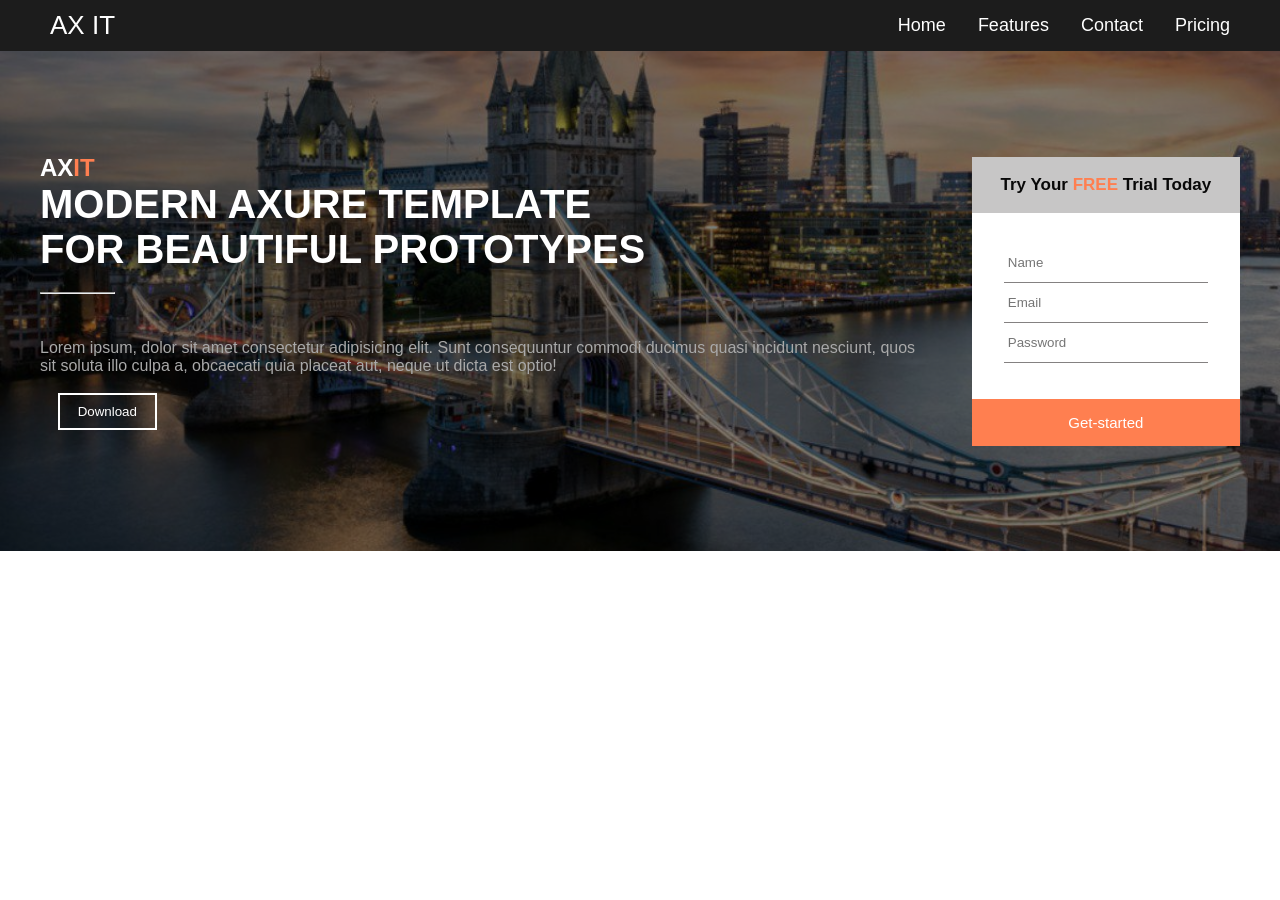
<file: Session 5 task/index.html>
<!DOCTYPE html>
<html lang="en">
<head>
    <meta charset="UTF-8">
    <meta name="viewport" content="width=device-width, initial-scale=1.0">
    <title>AXIT Website</title>
    <link rel="stylesheet" href="style.css">
</head>
<body>

    <nav class="navbar">
        <a href="#" class="nav-logo">AX <span>IT</span></a>
        <ul class="nav-Links">
            <li><a href="#">Home</a></li>
            <li><a href="#">Features</a></li>
            <li><a href="#">Contact</a></li>
            <li><a href="#">Pricing</a></li>
        </ul>
        </nav>

        <section class="main-div">
            <div class="overlay">
                <div class="container">
                    <div class="main-div-text">
                        <h1 class="logo">AX<span>IT</span></h1>
                        <h2>MODERN AXURE TEMPLATE <br> FOR BEAUTIFUL PROTOTYPES</h2>
                        <hr>
                        <p class="paragraph">Lorem ipsum, dolor sit amet consectetur adipisicing elit. Sunt consequuntur commodi ducimus quasi incidunt nesciunt, quos sit soluta illo culpa a, obcaecati quia placeat aut, neque ut dicta est optio!</p>
                        <button class="btn-transparent">Download</button>
                    </div>


                    <header class="trial">
                    <form class="trial-card">
                    <h2 class="trial-card-title"> Try Your <span>FREE</span> Trial Today</h2>
                       
                        <div class="trial-card-inputs">
                            <input type="text" name="userName" placeholder="Name" required>
                            <input type="email" name="email" placeholder="Email" required>
                            <input type="password" name="password" placeholder="Password" required>
                        </div>

                        <button class="trial-card-button">Get-started</button>
                    </form>
                    </header>
            </div>
        </section>

        <!-- <section>
        <div class="card-container">
            <div class="contact-card">
                <img src="images/LONDON-SIGHTSEEING-FEATURE-compressed.jpg" alt="" class="position-img">
                <a href="" class="contact-card-link">Leader</a>
                <div class="card-body">
                    <h1>Omar Khaled</h1>
                    <h2>Team Leader</h2>
                    
                </div>
            </div>
    
        </section> -->
           
</body>
</html>
</file>
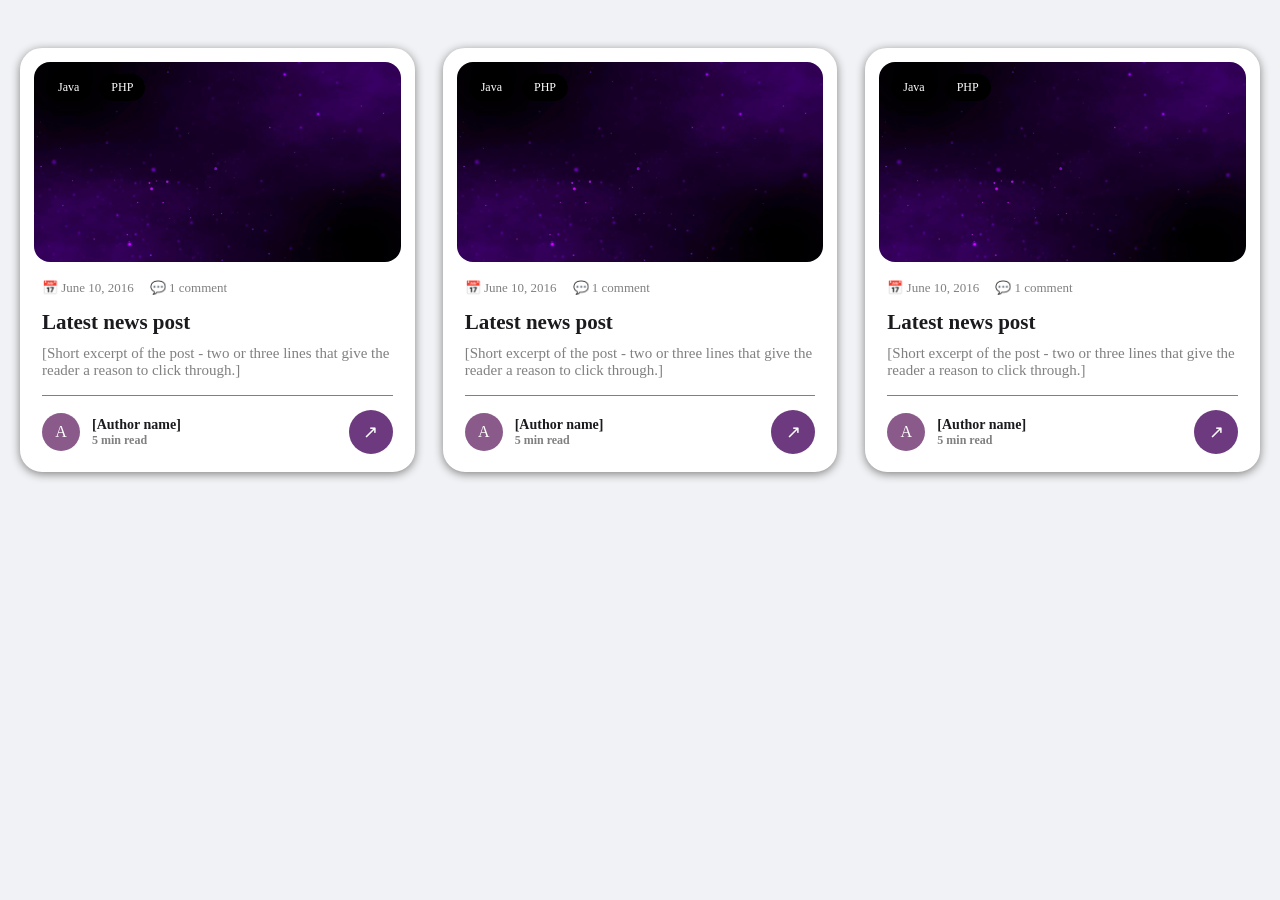
<file: Session 7 task/index.html>
<!DOCTYPE html>
<html lang="en">
<head>
  <meta charset="UTF-8">
  <meta name="viewport" content="width=device-width, initial-scale=1">
  <title>cards</title>
  <link rel="stylesheet" href="css/style.css">
</head>
<body>

  <section class="cards">

    <!-- first card -->
    <div class="card">
      <div class="body">
        <div class="overlay">
            <a href="" class="read-more">Read more →</a>
        </div>
      <img src="images/purple-shiny-space-particle-powder-looping-flow-animation-for-abstract-art-fantasy-presentation-motion-silver-background-free-video.jpg" alt="">

        <div class="tags">
          <span class="tag">Java</span>
          <span class="tag">PHP</span>
        </div>
      </div>


      <div class="content">
        <span>📅 June 10, 2016</span>
        <span>💬 1 comment</span>
      </div>
      <h3 class="title">Latest news post</h3>
      <p class="paragraph">[Short excerpt of the post - two or three lines that give the reader a reason to click through.]</p>

      <div class="footer">
        <div class="author">
          <div class="icon">A</div>
          <div>
            <h4>[Author name]</h4>
            <h5>5 min read</h5>
          </div>
        </div>
        <a href="#" class="arrow">↗</a>
      </div>
    </div>

       <!-- second card -->
    <div class="card">
      <div class="body">
        <div class="overlay">
            <a href="" class="read-more">Read more →</a>
        </div>
      <img src="images/purple-shiny-space-particle-powder-looping-flow-animation-for-abstract-art-fantasy-presentation-motion-silver-background-free-video.jpg" alt="">

        <div class="tags">
          <span class="tag">Java</span>
          <span class="tag">PHP</span>
        </div>
      </div>

      <div class="content">
        <span>📅 June 10, 2016</span>
        <span>💬 1 comment</span>
      </div>
      <h3 class="title">Latest news post</h3>
      <p class="paragraph">[Short excerpt of the post - two or three lines that give the reader a reason to click through.]</p>

      <div class="footer">
        <div class="author">
          <div class="icon">A</div>
          <div>
            <h4>[Author name]</h4>
            <h5>5 min read</h5>
          </div>
        </div>
        <a href="#" class="arrow">↗</a>
      </div>
    </div>

       <!-- third card -->
    <div class="card">
      <div class="body">
        <div class="overlay">
            <a href="" class="read-more">Read more →</a>
        </div>
      <img src="images/purple-shiny-space-particle-powder-looping-flow-animation-for-abstract-art-fantasy-presentation-motion-silver-background-free-video.jpg" alt="">

        <div class="tags">
          <span class="tag">Java</span>
          <span class="tag">PHP</span>
        </div>


      </div>

      <div class="content">
        <span>📅 June 10, 2016</span>
        <span>💬 1 comment</span>
      </div>
      <h3 class="title">Latest news post</h3>
      <p class="paragraph">[Short excerpt of the post - two or three lines that give the reader a reason to click through.]</p>

      <div class="footer">
        <div class="author">
          <div class="icon">A</div>
          <div>
            <h4>[Author name]</h4>
            <h5>5 min read</h5>
          </div>
        </div>
        <a href="#" class="arrow">↗</a>
      </div>
    </div>
  </section>

</body>
</html>
</file>
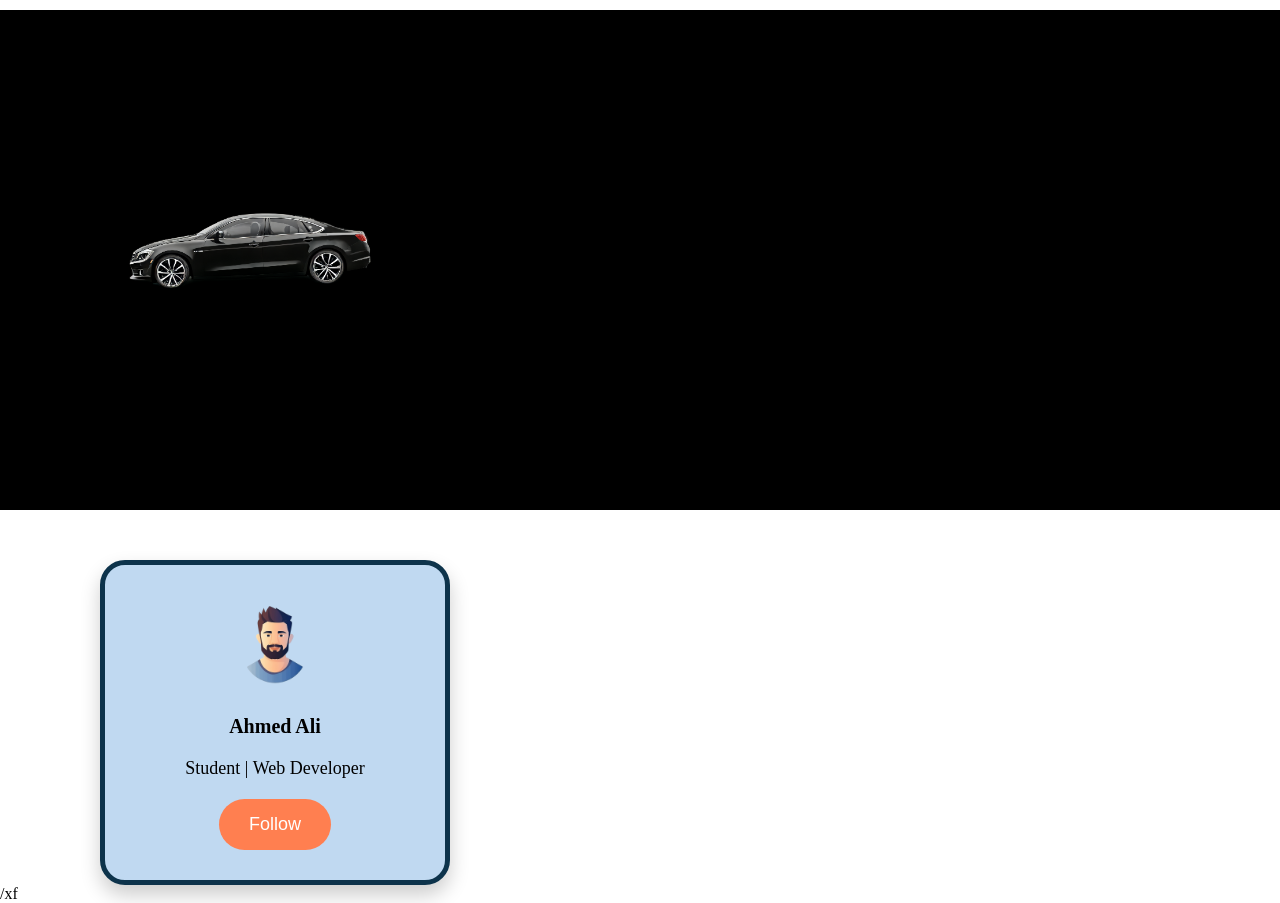
<file: session 9 task/index.html>
<!DOCTYPE html>
<html lang="en">
<head>
    <meta charset="UTF-8">
    <meta name="viewport" content="width=device-width, initial-scale=1.0">
    <title>moving car animation</title>
    <link rel="stylesheet" href="css/style.css">
</head>
<body>
    <div class="road">
        <div class="car">
            <img src="assets/—Pngtree—a realistic black car_19750690.png" alt="">
        </div>
    </div>


    <div class="profile-card">
        <div class="profile-img">
            <img src="assets/—Pngtree—user profile avatar_13369988.png" alt="">
        </div>

        <h2>Ahmed Ali</h2>
        <p>Student | Web Developer</p>

        <button class="profile-btn"> Follow</button>
    </div>


</body>
</html>/xf
</file>
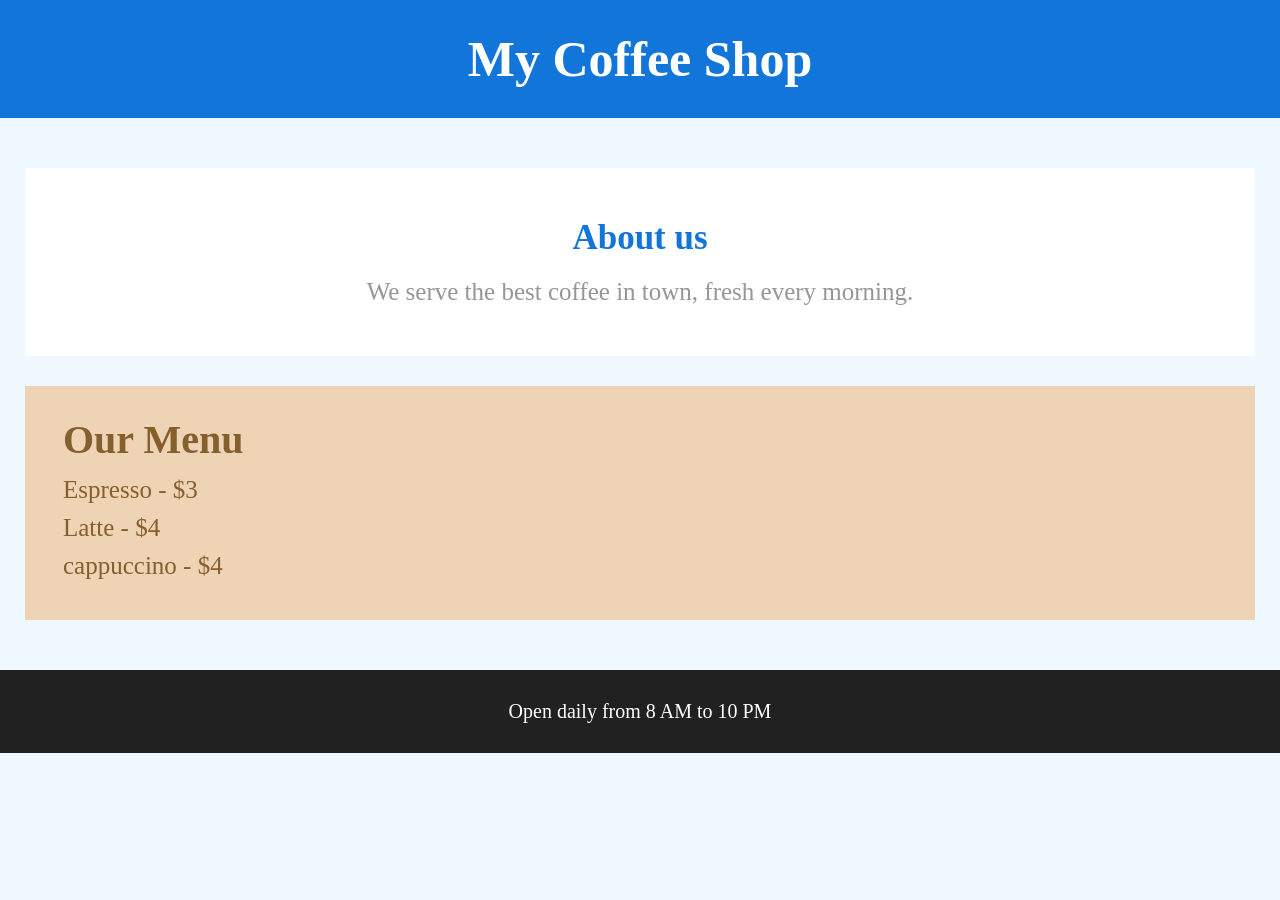
<file: Session 3 task/Coffee Shop/index.html>
<!DOCTYPE html>
<html lang="en">
<head>
    <meta charset="UTF-8">
    <meta name="viewport" content="width=device-width, initial-scale=1.0">
    <title>Coffee Shop</title>
    <link rel="stylesheet" href="style.css">
</head>
<body>
    <header>
        <h1>My Coffee Shop</h1>
    </header>

    <main>
        <section class="about">
            <h2>About us</h2>
            <p>We serve the best coffee in town, fresh every morning.</p>
        </section>
        
        <section class="menu">
            <h3>Our Menu</h3>
            <p>Espresso - $3</p>
            <p>Latte - $4</p>
            <p>cappuccino - $4</p>
        </section>
    </main>

        <footer>
            <p>Open daily from 8 AM to 10 PM</p>
        </footer>
   
</body>
</html>
</file>
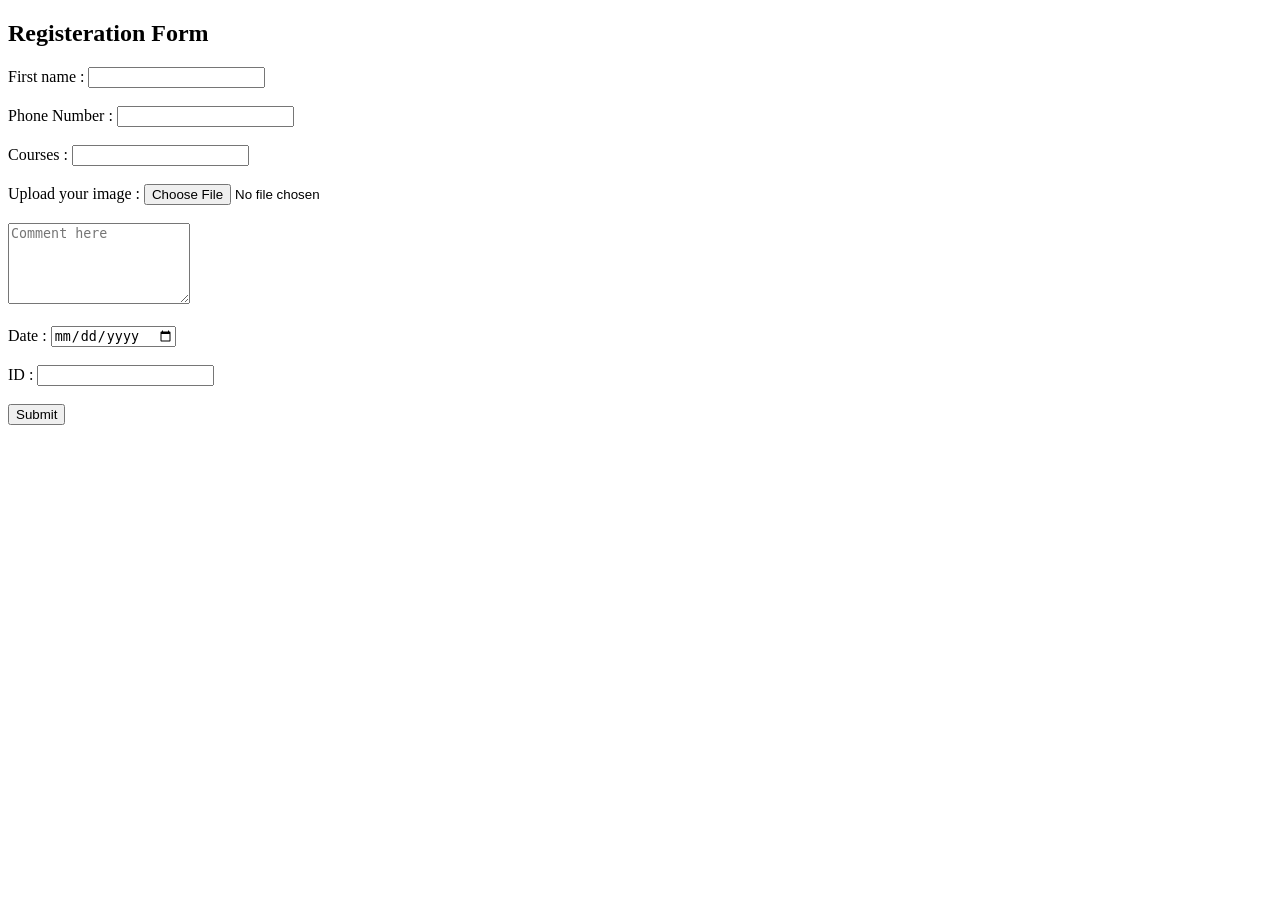
<file: Session 2 task/Registeration.html>
<!DOCTYPE html>
<html lang="en">
<head>
    <meta charset="UTF-8">
    <meta name="viewport" content="width=device-width, initial-scale=1.0">
    <title>Document</title>
</head>
<body>
    <form>

        <h2>Registeration Form</h2>
        <!--Firstname-->
        <div>
            <label for="firstname">First name :</label>
            <input type="text" pattern="[A-Za-z]+" required name="firstName" >
        </div>
        <br>

        <!--PhoneNumber-->
        <div>
            <label for="phone">Phone Number :</label>
            <input type="tel" pattern="01[012][0-9]{8}" maxlength="11" name="phoneNumber" required>
        </div>
        <br>

        <!--Courses-->
        <div>
            <label>Courses :</label>
             <input list="coursesList" name="courses">
            <datalist id="coursesList">
                <option value="Frontend"></option>
                <option value="Backend"></option>
                <option value="Mobileapp"></option>
            </datalist>
        </div>
        <br>

        <!--Image-->
        <div>
            <label>Upload your image :</label>
            <input type="file" name="image" accept=".png">
        </div>
        <br>

        <!--Comment-->
        <div>
            <textarea name="CommentHere" rows="5" cols="20" placeholder="Comment here" minlength="20" maxlength="100"></textarea>
        </div>
        <br>

        <!--Date-->
        <div>
            <label>Date :</label>
            <input type="date" name="date" required>
        </div>
        <br>

        <!--ID-->
        <div>
            <label>ID :</label>
            <input type="number" name="id" >
        </div>
        <br>

        <!--submit button-->
        <div>
            <button type="submit">Submit</button>
        </div>


    </form>
</body>
</html>
</file>
<file: Session 5 task/style.css>
* {
    margin: 0;
    padding: 0;
    font-family: sans-serif;
    box-sizing: border-box;
}

body{
    color: rgb(0, 0, 0);
}

a{
    text-decoration: none;
}

.navbar{
    display: flex;
    justify-content: space-between;
    align-items: center;
    padding: 10px 50px;
    background: #1c1c1c
}

.nav-logo{
    font-size: 26px;
    color: white;
}
.nav-Links{
    display: flex;
    gap: 32px;
    list-style: none;
}
.nav-Links a{
    color: white;
    font-size: 18px;
}

.main-div{
    background: url("images/LONDON-SIGHTSEEING-FEATURE-compressed.jpg") center / cover no-repeat;
}

.overlay{
    background: rgba(0, 0, 0, 0.5);
    min-height: 500px;
    display: flex;
    align-items: center;
}
.container{
    width: 100%;
    margin: 0 auto;
    padding: 60px 40px;
    display: flex;
    justify-content: space-between;
    align-items: center;
    gap:40px;
    color: white;

}

.header{
    margin-bottom: 20px;
}

.main-div-text h2{
    font-size: 40px;
}

.main-div span{
    color: coral;
}

.main-div-text hr{
    width: 75px;
    margin-bottom: 45px;
    margin-top: 20px;
}

.paragraph{
    color: darkgray;
}
.btn-transparent {
    background: transparent;
    color: white;
    border: 2px solid white;
    padding: 1% 2%;
    margin: 2% 2%;
    display: block;
}

.trial-card{
    width: 100%;
    max-width: 420px;
    background: white;
    border-radius: 4px;
}

.trial-card-title{
    margin: 0;
    padding: 18px 20px;
    text-align: center;
    color: rgb(8, 8, 8);
    font-size: 17px;
    background-color: rgb(199, 198, 198);
}
.trial-card-title span{
    color: coral;
}

.trial-card-inputs{
    padding: 30px 32px 36px;
    gap: 30px;
}

.trial-card-inputs input{
    padding: 12px 4px;
    width: 100%;
    background: transparent;
    border: 0;
    border-bottom: 1px solid rgb(132, 129, 129);
    outline: none;
}

.trial-card-button{
    display: block;
    width: 100%;
    padding: 15px;
    background-color: coral;
    color: white;
    font-size: 15px;
    border: none;

}

.contact-card{
    width: 30%;
    display: inline-block;
    background-color: white;
    position: relative;
}

.card-container {
    width: 80%;
    margin: auto;
    padding: 20% 30%;
}

.w-100{
    width: 100%;
}
.card-body{
    padding: 3%;
}

.contact-card-link{
    position: absolute;
    color: rgb(0, 0, 0);
    background: rgb(173, 90, 21);
    margin-top: 6%;
}

.position-img{
   width: 60px;
    height: 60px;
    border-radius: 50%;
    position: absolute;
    bottom: calc(100% - 30px);
    left: 40%;
}
</file>
<file: Session 7 task/css/style.css>
* {
  box-sizing: border-box;
  margin: 0;
  padding: 0;
}

body {
  background: #f1f2f5;
  color: #1b1b1f;
  padding: 48px 20px;
}

.cards {
  display: flex;
  gap: 28px;
  margin: 0 auto;
}


.card {
  background: #fff;
  border: 2px solid white;
  border-radius: 22px;
  padding: 12px 12px 16px;
  box-shadow: 0 2px 10px grey;
}

.card:hover {
  border-color: #7913d2;
  box-shadow: 0 20px 40px grey;
}


.body {
  position: relative;
  height: 200px;
  border-radius: 16px;
  overflow: hidden;

}

.body img {
  width: 100%;
  height: 100%;
  object-fit: cover;
}

.overlay{
  position: absolute;
  inset: 0;
  background: black;
  opacity: 0; 
  display: flex;
 justify-content: center;
align-items: center;
}

.card:hover .overlay{
    opacity: 2;
}



.tags {
  position: absolute;
  top: 12px;
  left: 12px;
  display: flex;
  gap: 8px;
  z-index: 2;
}

.tag {
  background:black;
  color: white;
  font-size: 12px;
  padding: 6px 12px;
  border-radius: 1000px;
}

.read-more {
  position: absolute;
  top: 50%;
  left: 50%;
  z-index: 2;
  background: white;
  color: black;
  font-size: 14px;
  text-decoration: none;
  padding: 12px 22px;
  border-radius: 1000px;
  opacity: 0;
}

.card:hover .read-more {
  opacity: 1;
}



.content {
  display: flex;
  gap: 16px;
  font-size: 13px;
  color: gray;
  margin: 18px 8px 0;
}

.title {
  font-size: 21px;
  margin: 14px 8px 10px;
}

.card:hover .title {
  color: #8b09dc;
}

.paragraph {
  font-size: 15px;
  color: gray;
  margin: 0 8px;
  padding-bottom: 16px;
  border-bottom: 1px solid grey;
}


.footer {
  display: flex;
  align-items: center;
  justify-content: space-between;
  margin: 14px 8px 0;
}

.author {
  display: flex;
  align-items: center;
  gap: 12px;
}

.icon {
  width: 38px;
  height: 38px;
  border-radius: 50%;
  background: #8a5a8a;
  color: white;
  display: grid;
  place-items: center;
}

.author h4 {
  display: block;
  font-size: 14px;
}

.author h5 {
  font-size: 12px;
  color: gray;
}

.arrow {
  width: 44px;
  height: 44px;
  border-radius: 50%;
  background: #6e3a7f;
  color: white;
  font-size: 18px;
  text-decoration: none;
  display: grid;
  place-items: center;
}

.card:hover .arrow {
  background: gray;
}
</file>
<file: session 9 task/css/style.css>
*{
    margin: 0;
    padding:0;
    box-sizing: border-box;
}

body{
    background-color: white;
}

.road{
    width: 100%;
    height: 500px;
    background-color: black;
    position: relative;
    margin-top: 10px;
}

.car{
    position: absolute;
    top: 25%;
    transform: translateX(50%);
    animation: movecar 5s linear infinite;
}

.car img{
    width: 250px;
    display: block;
}



@keyframes movecar{
    from {
        left: 0;
       transform: translate(-50%, 0);
    }
    to {
       left: 100%;
    }
}


.profile-card{
    width: 350px;
    max-width: 100%;
    padding: 30px 20px;
    margin-top: 50px;
    margin-left: 100px;
    background: rgb(192, 217, 241);
    border: 5px solid rgb(13, 51, 75);
    border-radius: 25px;
    box-shadow: 0 10px 20px rgba(0, 0, 0, 0.2);
    display: flex;
    flex-direction: column;
    align-items: center;
    gap: 20px;
    animation: changeBorder 4s linear infinite;
}


@keyframes changeBorder{
    0%{
        border-color: rgb(95, 214, 253);
        transform: translateY(0);
    }

    50%{
        transform: translateY(-25px);
    }
    100%{
         border-color: coral;
         transform: translateY(0);
    }
}



.profile-img{
    width: 100px;
    height: 100px;
    border-radius: 50%;
    display: flex;
    justify-content: center;
    align-items: center;
    animation: moveimg 4s infinite ;
}
.profile-img img{
    width: 100%;
    height: 100%;
    object-fit: cover;
    border-radius: 50%;
}

@keyframes moveimg{
    0%{
        transform: translateY(0);
    }

    50%{
        transform: translateY(15px);
    }

    100%{
        transform: translateY(0);
    }
}

.profile-card h2{
    font-size: 20px;
}

.profile-card p{
    font-size: 18px;
}

.profile-btn{
    border: none;
    color: white;
    background: coral;
    border-radius: 30px;
    padding: 15px 30px;
    font-size: 18px;
    animation: btn-scale 2s infinite;
}

@keyframes btn-scale{
    from{
        transform: scale(0.9);
    }
    to{
        transform: scale(1);
    }
}
</file>
<file: Session 3 task/Coffee Shop/style.css>
*{
    margin: 0;
    padding: 0;
}

body{
    background-color: aliceblue;
}

header{
    background-color: rgb(17, 117, 217);
    text-align: center;
    color: white;
    padding: 30px 20px;
}

header h1{
    font-size: 50px;
}

main{
    padding: 0 25px;
    margin: 50px auto;
}

.about{
    background-color: white;
    text-align: center;
    padding: 50px 60px;
    margin-bottom: 30px;
}

.about h2{
    font-size: 35px;
    color: rgb(17, 117, 217);
    margin-bottom: 20px;
}

.about p{
    font-size: 25px;
    color: rgb(151, 149, 149);
}

.menu{
    background-color: rgb(238, 212, 180);
    color: rgb(133, 95, 46);
    padding: 30px 38px
}

.menu h3{
    font-size: 40px;
    margin-bottom: 13px;
}

.menu p{
    font-size: 25px;
    margin-bottom: 10px;
}

footer{
    background-color: rgb(34, 33, 33);
    color: white;
    text-align: center;
    font-size: 20px;
    padding: 30px 38px;
}
</file>
